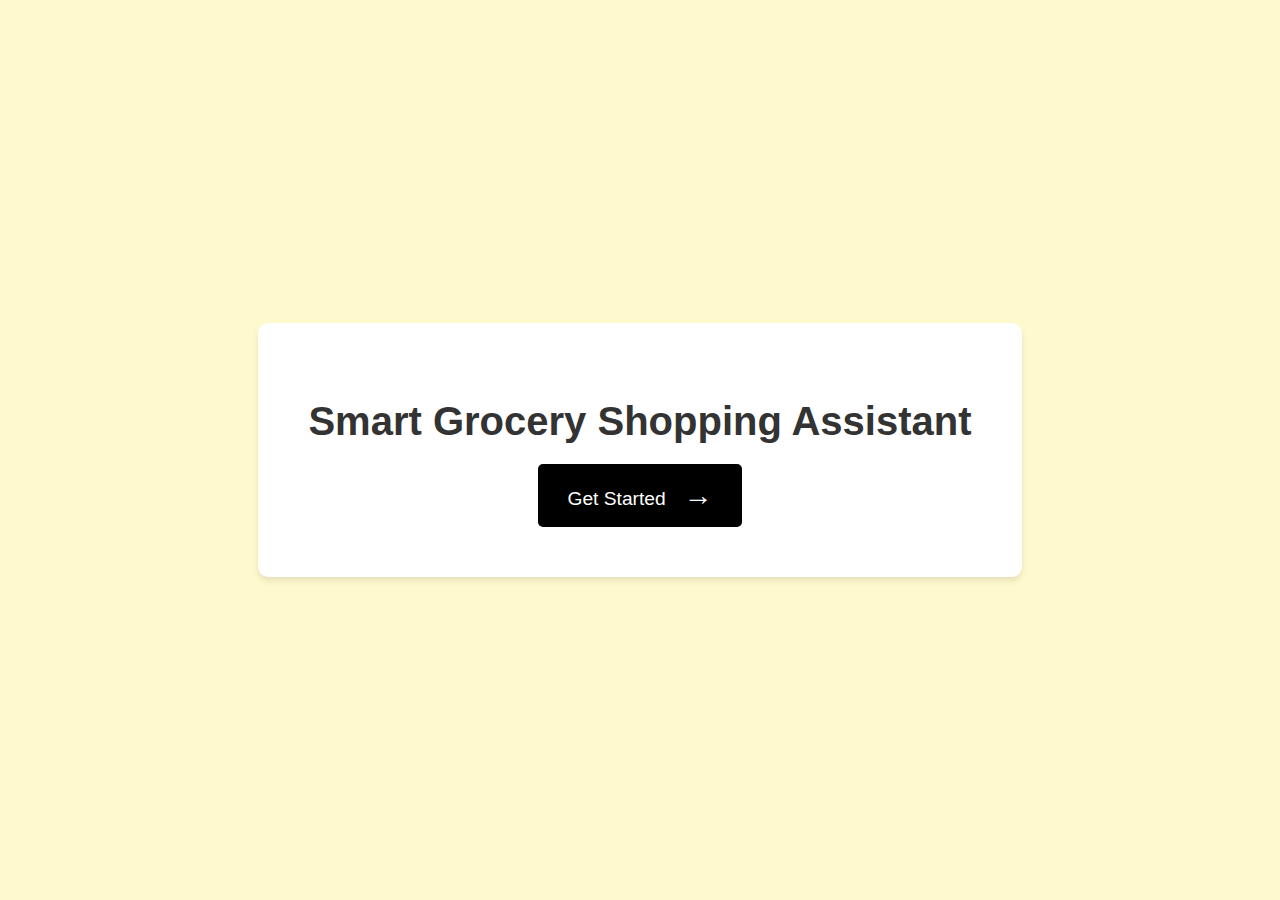
<file: index.html>
<!DOCTYPE html>
<html lang="en">
<head>
    <meta charset="UTF-8">
    <meta name="viewport" content="width=device-width, initial-scale=1.0">
    <title>Smart Shopping System</title>
    <link rel="stylesheet" href="home.css">
</head>
<body>
    <div class="center-content">
        <h1>Smart Grocery Shopping Assistant</h1>
        <a href="home.html" class="btn">Get Started</a>
    </div>
</body>
</html>
</file>
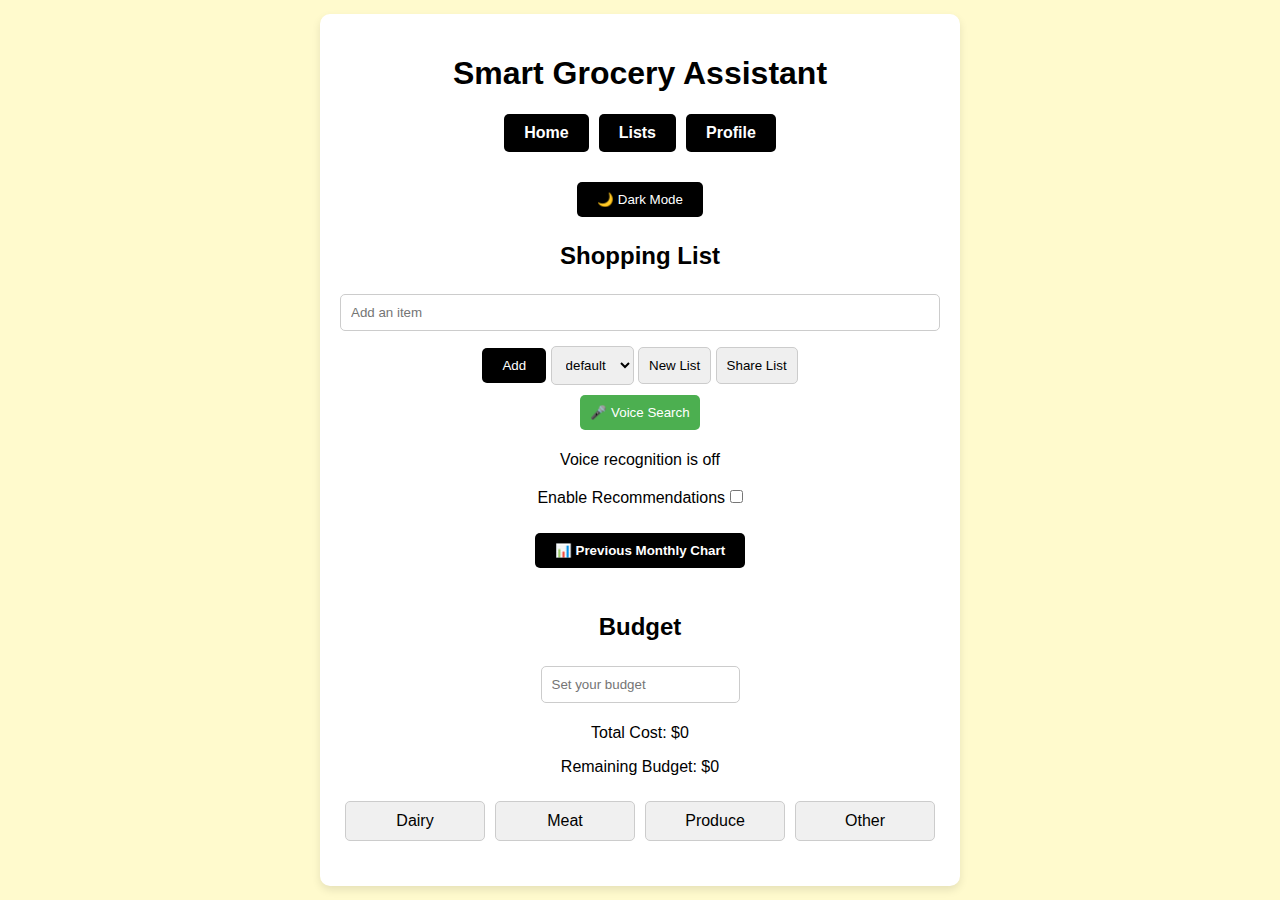
<file: home.html>
<!DOCTYPE html>
<html lang="en">
<head>
  <meta charset="UTF-8">
  <meta name="viewport" content="width=device-width, initial-scale=1.0">
  <title>Smart Grocery Shopping Assistant</title>
  <link rel="stylesheet" href="style.css">
</head>
<body>
  <div class="container">
    <header>
      <h1>Smart Grocery Assistant</h1>
      <nav>
        <ul>
          <li><a href="index.html" class="nav-button">Home</a></li>
          <li><a href="home.html" class="nav-button">Lists</a></li>
          <li><a href="login.html" class="nav-button">Profile</a></li>
        </ul>
      </nav>
    </header>

    <button id="toggle-theme">🌙 Dark Mode</button>

    <main>
      <section class="shopping-list">
        <h2>Shopping List</h2>
        <input type="text" id="item-input" placeholder="Add an item">
        <button id="add-item">Add</button>
        <select id="list-selector"></select>
        <button id="new-list">New List</button>
        <button id="share-list">Share List</button>
        <ul id="item-list"></ul>
        <button id="voice-search">🎤 Voice Search</button>
        <p id="voice-status">Voice recognition is off</p>

        <label for="recommendation-toggle">Enable Recommendations</label>
        <input type="checkbox" id="recommendation-toggle">
        <div id="recommendation-display"></div>
      </section>

      <section class="previous-chart">
        <a href="chart.html">
            <button id="previous-chart-button">📊 Previous Monthly Chart</button>
        </a>
        <div id="chart-container"></div>
    </section>
    

      <section class="budget">
        <h2>Budget</h2>
        <input type="number" id="budget-input" placeholder="Set your budget">
        <p id="total-cost">Total Cost: $0</p>
        <p id="remaining-budget">Remaining Budget: $0</p>
        <div id="budget-message-container"></div>
      </section>

      <section id="aisles" class="aisle-container">
        <div class="aisle" id="aisle-dairy">Dairy</div>
        <div class="aisle" id="aisle-meat">Meat</div>
        <div class="aisle" id="aisle-produce">Produce</div>
        <div class="aisle" id="aisle-other">Other</div>
      </section>
    </main>

    <div id="notification" class="notification" style="display:none;">
      List copied to clipboard!
    </div>
  </div>
  

  <script src="index.js"></script>
</body>
</html>
</file>
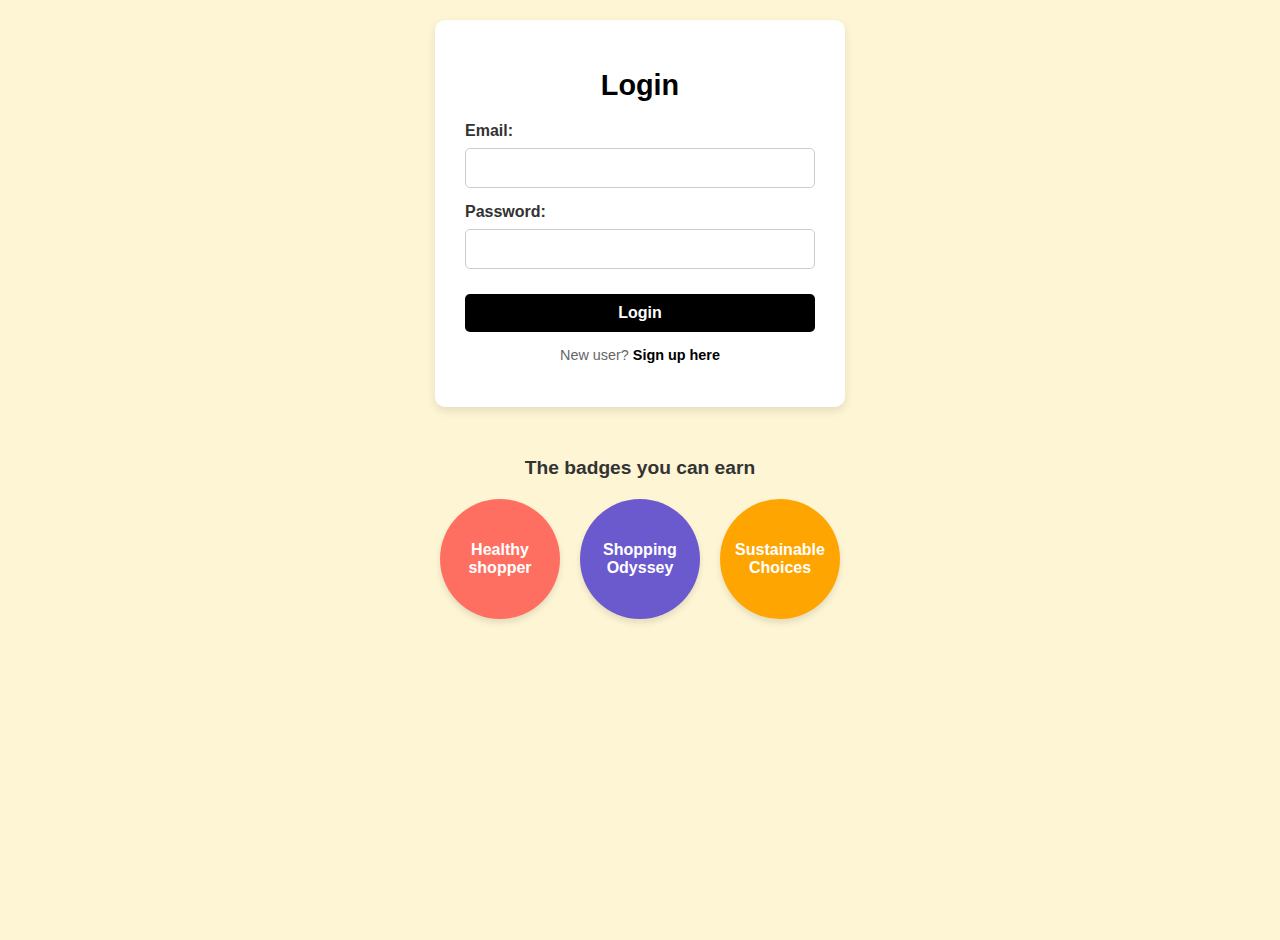
<file: login.html>
<!DOCTYPE html>
<html lang="en">
<head>
  <meta charset="UTF-8">
  <meta name="viewport" content="width=device-width, initial-scale=1.0">
  <title>Login Page</title>
  <link rel="stylesheet" href="login.css">
</head>
<body>
  <div class="container">
    <h1>Login</h1>
    <form action="#">
      <label for="email">Email:</label>
      <input type="email" id="email" name="email" required>
      
      <label for="password">Password:</label>
      <input type="password" id="password" name="password" required>
      
      <button type="submit">Login</button>
    </form>
    <p>New user? <a href="signup.html">Sign up here</a></p>
  </div>

  <p class="badges-title">The badges you can earn</p>

  <div class="badges-container">
    <div class="badge badge-1">Healthy shopper</div>
    <div class="badge badge-2">Shopping Odyssey</div>
    <div class="badge badge-3">Sustainable Choices</div>
  </div>
</body>
</html>
</file>
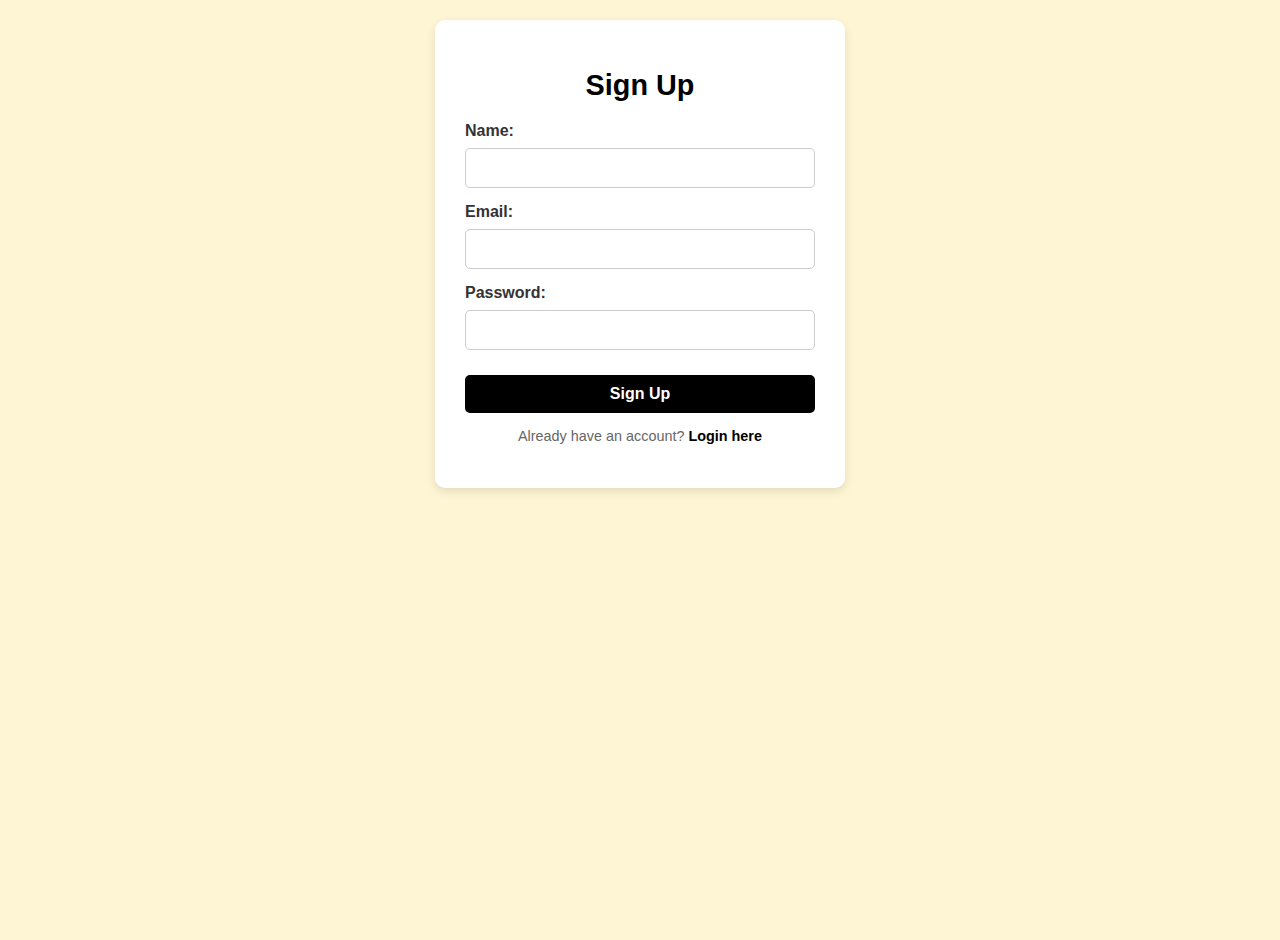
<file: signup.html>
<!DOCTYPE html>
<html lang="en">
<head>
  <meta charset="UTF-8">
  <meta name="viewport" content="width=device-width, initial-scale=1.0">
  <title>Signup Page</title>
  <link rel="stylesheet" href="login.css">
</head>
<body>
  <div class="container">
    <h1>Sign Up</h1>
    <form action="#">
      <label for="name">Name:</label>
      <input type="text" id="name" name="name" required>
      
      <label for="email">Email:</label>
      <input type="email" id="email" name="email" required>
      
      <label for="password">Password:</label>
      <input type="password" id="password" name="password" required>
      
      <button type="submit">Sign Up</button>
    </form>
    <p>Already have an account? <a href="login.html">Login here</a></p>
  </div>
</body>
</html>
</file>
<file: home.css>
body {
    margin: 0;
    padding: 0;
    box-sizing: border-box;
    font-family: 'Roboto', sans-serif; /* Changed font to Roboto */
    height: 100vh;
    display: flex;
    justify-content: center;
    align-items: center;
    background-color: lemonchiffon;
}

.center-content {
    text-align: center;
    background-color: white;
    padding: 50px;
    border-radius: 10px;
    box-shadow: 0 4px 6px rgba(0, 0, 0, 0.1);
}

h1 {
    font-size: 2.5em;
    margin-bottom: 20px;
    color: #333;
}

.btn {
    text-decoration: none;
    display: inline-block;
    padding: 15px 30px;
    font-size: 1.2em;
    color: white;
    background-color: black;
    border-radius: 5px;
    transition: background-color 0.3s;
}

.btn:hover {
    background-color: #0056b3;
}

.btn::after {
    content: ' →'; 
    font-size: 1.5em;
    margin-left: 10px;
    transition: transform 0.3s ease;
}

.btn:hover::after {
    transform: translateX(5px); 
}
</file>
<file: style.css>
/* General Styles */
body {
    font-family: Arial, sans-serif;
    margin: 0;
    padding: 0;
    background-color: lemonchiffon;
    display: flex;
    justify-content: center;
    align-items: center;
    min-height: 100vh;
    transition: background-color 0.3s ease, color 0.3s ease;
}

.container {
    text-align: center;
    max-width: 600px;
    width: 100%;
    padding: 20px;
    background-color: white;
    box-shadow: 0 4px 8px rgba(0, 0, 0, 0.1);
    border-radius: 10px;
}

header {
    text-align: center;
    margin-bottom: 20px;
}

nav ul {
    list-style-type: none;
    padding: 0;
    margin: 0;
    display: inline-flex;
    gap: 10px;
}

.nav-button {
    display: inline-block;
    padding: 10px 20px;
    color: white;
    background-color: black;
    text-decoration: none;
    border-radius: 5px;
    font-weight: bold;
    text-align: center;
    transition: background-color 0.3s ease;
}

.nav-button:hover {
    background-color: #555;
}

input, button, select {
    padding: 10px;
    border: 1px solid #ccc;
    margin: 5px 0;
    border-radius: 5px;
}

#toggle-theme {
    margin-top: 10px;
    padding: 10px 20px;
    background-color: black;
    color: white;
    border: none;
    border-radius: 5px;
    cursor: pointer;
    transition: background-color 0.3s ease, color 0.3s ease;
}

#toggle-theme:hover {
    background-color: #555;
}

#aisles {
    display: flex;
    justify-content: space-between;
    margin-top: 20px;
    margin-bottom: 20px;
}

.aisle {
    flex: 1;
    text-align: center;
    padding: 10px;
    margin: 5px;
    background-color: #f0f0f0;
    border: 1px solid #ccc;
    cursor: pointer;
    border-radius: 5px;
    transition: background-color 0.3s ease, transform 0.2s ease;
}

.aisle:hover {
    background-color: #e0e0e0;
    transform: scale(1.05);
}

body.dark-mode {
    background-color: #121212;
    color: white;
}

.dark-mode .container {
    background-color: #1e1e1e;
    box-shadow: none;
}

.dark-mode .nav-button {
    background-color: #333;
}

.dark-mode .aisle {
    background-color: #333;
    border: 1px solid #444;
}

.dark-mode .aisle:hover {
    background-color: #555;
}

/* New Section for Previous Monthly Chart Button */
.previous-chart {
    margin-top: 20px;
}

#previous-chart-button {
    padding: 10px 20px;
    color: white;
    background-color: black;
    border: none;
    border-radius: 5px;
    cursor: pointer;
    font-weight: bold;
    transition: background-color 0.3s ease;
}

#previous-chart-button:hover {
    background-color: #555;
}

#chart-container {
    margin-top: 20px;
    padding: 20px;
    background-color: #f5f5f5;
    border-radius: 5px;
    display: none; 
}

.budget {
    margin-top: 40px;
}

#voice-search {
    padding: 10px;
    background-color: #4CAF50;
    color: white;
    border: none;
    cursor: pointer;
}

#voice-search:hover {
    background-color: #45a049;
}

#budget-message-container {
    margin-top: 20px;
    font-size: 1.2em;
    color: red;
}

/* General Styles */
body {
    font-family: Arial, sans-serif;
    margin: 0;
    padding: 0;
    background-color: lemonchiffon;
    display: flex;
    justify-content: center;
    align-items: center;
    min-height: 100vh;
  }
  
  .container {
    text-align: center;
    max-width: 600px;
    width: 100%;
    padding: 20px;
    background-color: white;
    box-shadow: 0 4px 8px rgba(0, 0, 0, 0.1);
    border-radius: 10px;
  }
  
  header {
    text-align: center;
    margin-bottom: 20px;
  }
  
  nav ul {
    list-style-type: none;
    padding: 0;
    margin: 0;
    display: inline-flex;
    gap: 10px;
  }
  
  .nav-button {
    display: inline-block;
    padding: 10px 20px;
    color: white;
    background-color: black;
    text-decoration: none;
    border-radius: 5px;
    font-weight: bold;
    text-align: center;
  }
  
  #toggle-theme {
    margin-top: 10px;
    padding: 10px 20px;
    background-color: black;
    color: white;
    border: none;
    border-radius: 5px;
    cursor: pointer;
  }
  
  /* Shopping List Styles */
  .shopping-list {
    margin-top: 20px;
  }
  
  #item-input {
    padding: 10px;
    width: calc(100% - 22px);
    margin-bottom: 10px;
    border: 1px solid #ccc;
    border-radius: 5px;
  }
  
  #add-item {
    padding: 10px 20px;
    background-color: black;
    color: white;
    border: none;
    border-radius: 5px;
    cursor: pointer;
  }
  
  #add-item:hover {
    background-color: #555;
  }
  
  #item-list {
    list-style-type: none;
    padding: 0;
    margin: 0;
  }
  
  #item-list li {
    display: flex;
    justify-content: space-between;
    align-items: center;
    padding: 10px;
    border: 1px solid #ddd;
    border-radius: 5px;
    margin-bottom: 10px;
  }
  
  #item-list li span {
    flex-grow: 1;
    margin-right: 10px;
  }
  
  #item-list li button {
    background-color: black;
    color: white;
    border: none;
    padding: 5px 10px;
    border-radius: 5px;
    cursor: pointer;
  }
  
  #item-list li button:hover {
    background-color: #555;
  }
</file>
<file: login.css>
body {
    font-family: Arial, sans-serif;
    background-color: #fdf5d3; 
    margin: 0;
    display: flex;
    flex-direction: column;
    justify-content: flex-start;
    align-items: center;
    height: 100vh;
    padding: 20px 0;
  }
  
  .container {
    background-color: white;
    padding: 30px;
    border-radius: 10px;
    box-shadow: 0 4px 10px rgba(0, 0, 0, 0.1);
    width: 350px;
    text-align: center;
    margin-bottom: 30px;
  }
  
  h1 {
    margin-bottom: 20px;
    color: black;
    font-size: 1.8rem;
  }
  
  form label {
    display: block;
    text-align: left;
    margin-bottom: 8px;
    color: #333;
    font-weight: bold;
  }
  
  form input {
    width: 100%;
    padding: 10px;
    margin-bottom: 15px;
    border: 1px solid #ccc;
    border-radius: 5px;
    font-size: 1rem;
    outline: none;
    box-sizing: border-box;
  }
  
  form input:focus {
    border-color: #666;
  }
  
  button {
    width: 100%;
    padding: 10px;
    background-color: black;
    color: white;
    border: none;
    border-radius: 5px;
    font-size: 1rem;
    cursor: pointer;
    font-weight: bold;
    margin-top: 10px;
  }
  
  button:hover {
    background-color: #444;
  }
  
  p {
    font-size: 0.9rem;
    color: #666;
  }
  
  a {
    color: black;
    text-decoration: none;
    font-weight: bold;
  }
  
  a:hover {
    text-decoration: underline;
  }
  
  .badges-title {
    font-size: 1.2rem;
    font-weight: bold;
    margin: 20px 0;
    color: #333;
    text-align: center;
  }
  
  .badges-container {
    display: flex;
    gap: 20px;
    justify-content: center;
    align-items: center;
  }
  
  .badge {
    width: 120px;
    height: 120px;
    display: flex;
    justify-content: center;
    align-items: center;
    border-radius: 50%;
    font-size: 1rem;
    font-weight: bold;
    text-align: center;
    color: white;
    box-shadow: 0 4px 6px rgba(0, 0, 0, 0.1);
  }
  
  .badge-1 {
    background-color: #ff6f61; 
  }
  
  .badge-2 {
    background-color: #6a5acd; 
  }
  
  .badge-3 {
    background-color: #ffa501; 
  }
</file>
